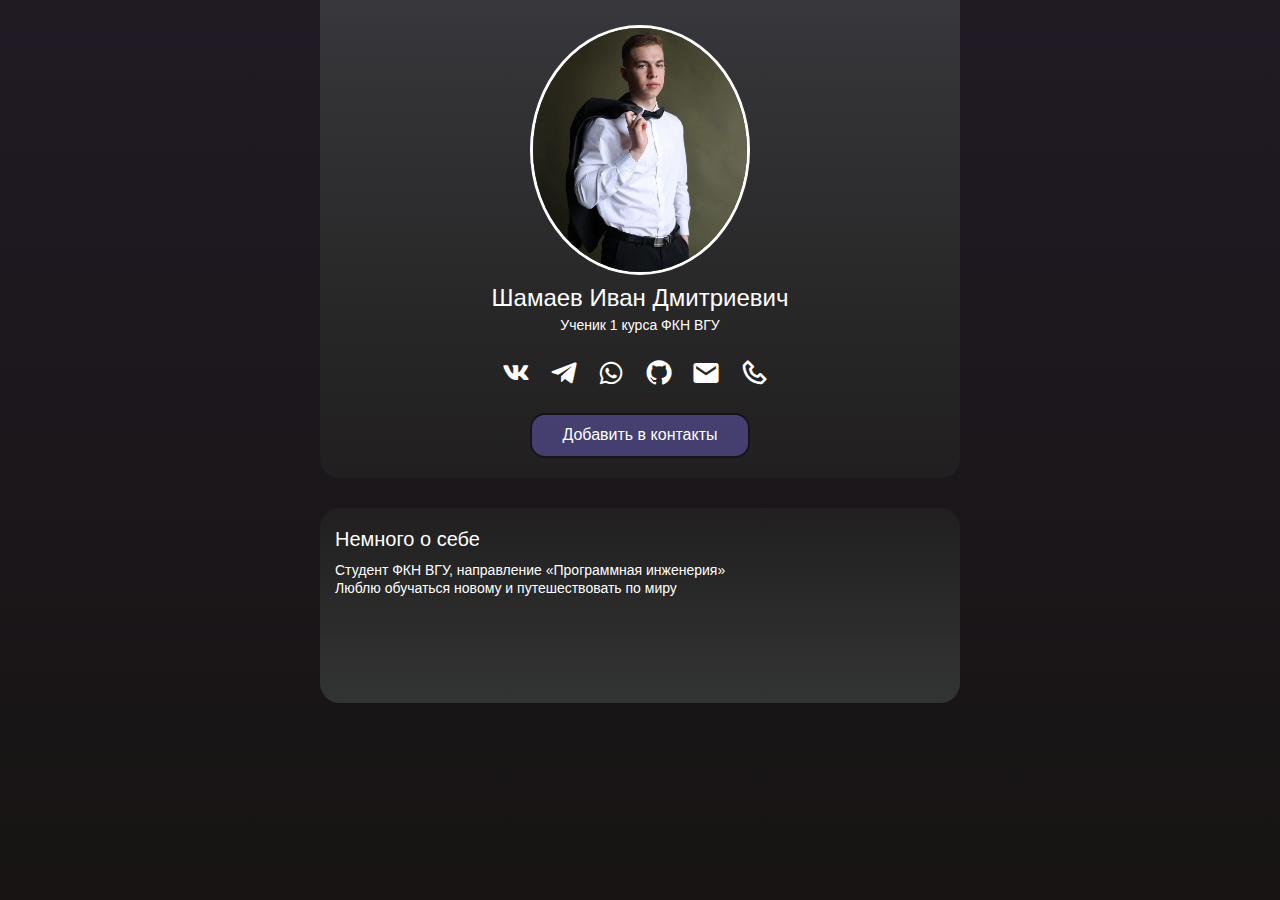
<file: index.html>
<!DOCTYPE html>
<html lang="en">

<head>
  <meta charset="UTF-8">
  <meta name="viewport" content="width=device-width, initial-scale=1.0">
  <title>Шамаев Иван</title>

    <link rel="stylesheet" href="https://fonts.googleapis.com/css2?family=Montserrat:wght@300;400;500;600;700&display=swap">
    <link rel="stylesheet" href="https://cdn.jsdelivr.net/npm/boxicons@latest/css/boxicons.min.css">
    <link rel="icon" href="img/unnamed.jpg">
    <link rel="stylesheet" href="css/style.css">
   
</head>
<body>
    <div class="main">
        <div class="first__block">
            <img src="img/2.jpg" alt="person" class="person">
            <p class="person__name">Шамаев Иван Дмитриевич</p>
            <p class="person__job">Ученик 1 курса ФКН ВГУ</p>
            <a class="hero__link" href="https://vk.com/ivann_sh" target="_blank">
                <i class='bx bxl-vk'></i>
            </a>
            <a class="hero__link" href="https://t.me/Ivan_Shamaev" target="_blank">
                <i class='bx bxl-telegram'></i>
            </a>
            <a class="hero__link" href="https://wa.me/qr/EKVAXDKB7CTII1" target="_blank">
                <i class='bx bxl-whatsapp'></i>
            </a>
            <a class="hero__link" href="https://github.com/1vanshh">
                <i class='bx bxl-github'></i>            </a>
            <a class="hero__link" href="mailto:shamaev.ivan2005@gmail.com">
                <i class='bx bxs-envelope'></i>
            </a>
            <a class="hero__link" href="tel: +79304042322">
                <i class='bx bx-phone'></i>
            </a>
            <a href="img/vcard.vcf" class="contactButton">Добавить в контакты</a>
        </div>
        <div class="second__block">
            <p class="qualities">Немного о себе</p>
            <p class="person__text">
                Студент ФКН ВГУ, направление «Программная инженерия» <br>
                Люблю обучаться новому и путешествовать по миру
                <br> <br> <br> <br> <br> <br>
            </p>
        </div>
    </div>

</body>

</html>
</file>
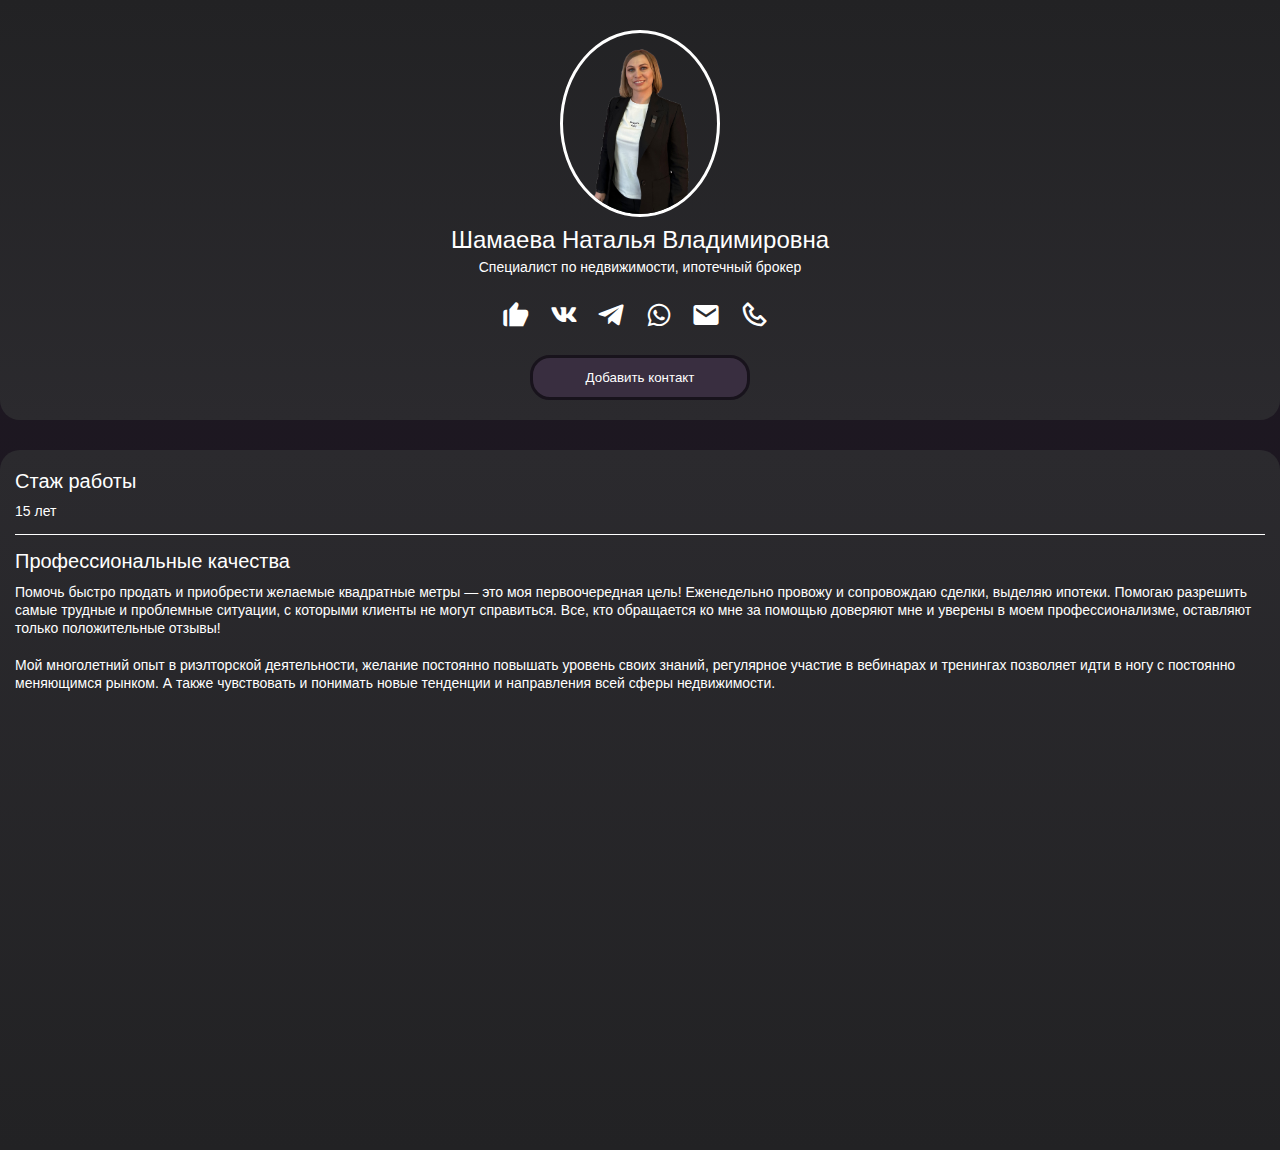
<file: docs/index.html>
<!DOCTYPE html>
<html lang="en">

<head>
  <meta charset="UTF-8">
  <meta name="viewport" content="width=device-width, initial-scale=1.0">
  <title>Шамаева Наталья</title>

  <!-- Подключаем шрифт -->
    <link rel="stylesheet" href="https://fonts.googleapis.com/css2?family=Montserrat:wght@300;400;500;600;700&display=swap">
  <!-- Подключаем иконки -->
  <link rel="stylesheet" href="https://cdn.jsdelivr.net/npm/boxicons@latest/css/boxicons.min.css">
  <!-- Подключаем файл со стилями -->
  <link rel="stylesheet" href="css/style.css">
   
</head>
<body>
    <div class="main">
        <div class="first__block">
            <img src="img/photo.png" width="885" height="1035" alt="person">
            <p class="person__name">Шамаева Наталья Владимировна</p>
            <p class="person__job">Специалист по недвижимости, ипотечный брокер</p>
            <a class="hero__link" href="https://clck.ru/35gQfk">
                <i class='bx bxs-like'></i>
            </a>
            <a class="hero__link" href="https://vk.com/id440353762">
                <i class='bx bxl-vk'></i>
            </a>
            <a class="hero__link" href="https://t.me/+79204091422">
                <i class='bx bxl-telegram'></i>
            </a>
            <a class="hero__link" href="https://wa.me/qr/YXZ6X26RO46XH1">
                <i class='bx bxl-whatsapp'></i>
            </a>
            <a class="hero__link" href="mailto:schamaeva.nat@yandex.ru">
                <i class='bx bxs-envelope'></i>
            </a>
            <a class="hero__link" href="tel: +79204091422">
                <i class='bx bx-phone'></i>
            </a>
            <button id="contactButton" class="contactButton">Добавить контакт</button>
        </div>
        <div class="second__block">
            <p class="job__year">Стаж работы</p>
            <p class="years">15 лет</p>
            <p class="line"></p>
            <p class="qualities">Профессиональные качества</p>
            <p class="person__text">Помочь быстро продать и приобрести желаемые квадратные метры — это моя первоочередная цель! Еженедельно провожу и сопровождаю сделки, выделяю ипотеки. Помогаю разрешить самые трудные и проблемные ситуации, с которыми клиенты не могут справиться. Все, кто обращается ко мне за помощью доверяют мне и уверены в моем профессионализме, оставляют только положительные отзывы!
                <br><br>Мой многолетний опыт в риэлторской деятельности, желание постоянно повышать уровень своих знаний, регулярное участие в вебинарах и тренингах позволяет идти в ногу с постоянно меняющимся рынком. А также чувствовать и понимать новые тенденции и направления всей сферы недвижимости.
            </p>
        </div>
    </div>
    <script>
        var contactButton = document.getElementById('contactButton');
    
        contactButton.addEventListener('click', function() {
            var contactName = 'Шамаева Наталья';  // Имя контакта
            var phoneNumber = '+79204091422';
    
            var vcfContent = 'BEGIN:VCARD\n' +
                             'VERSION:3.0\n' +
                             'FN:' + "Шамаева Наталья" + '\n' +
                             'TEL:' + +79204091422 + '\n' +
                             'END:VCARD';
    
            var blob = new Blob([vcfContent], { type: 'text/vcard;charset=utf-8' });
    
            var downloadLink = document.createElement('a');
            downloadLink.href = window.URL.createObjectURL(blob);
            downloadLink.download = 'contact.vcf';
            
            document.body.appendChild(downloadLink);
            downloadLink.click();
            
            document.body.removeChild(downloadLink);
        });
    </script>
</body>

</html>
</file>
<file: css/style.css>
* {
  margin: 0;
  padding: 0;
  box-sizing: border-box;
}
html {
  overscroll-behavior-y: none;
  position: relative;
  min-height: 100vh;
  margin: 0;
  padding: 0;
  background: linear-gradient(to bottom, #201a24, #171413);
  color: #ffffff;
}
.main{
  height: 100%;
  max-height: 100%;
  margin: 0;
  display: flex;
  flex-direction: column;
  align-items: center;
  justify-content: center;
}

.first__block{
  position: relative;
  padding-top: 25px;
  height: auto;
  width: 50%;
  border-radius: 0 0 20px 20px;
  margin-bottom: 30px;
  background: linear-gradient(to bottom, rgba(109, 124, 117, 0.3), #211f1f);
  text-align: center;
  justify-content: center;
}

.second__block{
  position: relative;
  height: 100%;
  width: 50%;
  border-radius: 20px 20px 20px 20px;
  background: linear-gradient(to bottom, #211f1f, rgba(109, 124, 117, 0.3));
  padding: 5px 15px 15px 15px;
}

.contactButton,
.contactButton a {
  font-family: 'Jost', sans-serif;
  text-decoration: none;
  height: 45px;
  width: 60vw;
  max-width: 220px;
  display: block;
  background-color: rgba(100, 91, 182, 0.53);
  color: #fff;
  margin: 20px auto;
  border-radius: 15px;
  border: 2px solid #18131c;
  text-align: center;
  line-height: 40px;
}

.contactButton a {
  display: inline-block;
  width: 100%;
  height: 100%;
}

.person__name{
  margin-top: 5px;
  margin-bottom: 5px;
  font-family: 'Jost', sans-serif;
  font-size: 24px;
}

.person__job{
  font-family: 'Jost', sans-serif;
  font-size: 14px;
  margin-bottom: 25px;
}

.person{
  width: 220px;
  height: 250px;
  object-fit: cover;
  border-radius: 50%;
  border: 3px solid #ffffff;
}

.hero__links {
  display: flex;
}

.hero__link {
  margin-right: 10px;
  font-size: 30px;
  color: #ffffff;
  transition: color 0.3s;
  text-decoration: none;
}

.contactButton:hover{
  background-color: deepskyblue;
}

.hero__link:hover {
  color: deepskyblue;
}

.qualities{
  font-family: 'Jost', sans-serif;
  font-size: 20px;
  padding-bottom: 10px;
  padding-top: 15px;
}

.person__text{
  font-family: 'Jost', sans-serif;
  font-size: 14px;
  line-height: 130%;
}

@media only screen and (max-width: 1200px) {
  .second__block,
  .first__block{
    width: 100%;
  }
  .second__block{
    border-radius: 20px 20px 0 0;
  }
}
</file>
<file: docs/css/style.css>
* {
  margin: 0;
  padding: 0;
  box-sizing: border-box;
}
html, body {
  overscroll-behavior-y: none;
  margin: 0;
  padding: 0;
  background: linear-gradient(to bottom, #201a24, #18131c);
  color: #ffffff;
}
.main{
  height: 100%;
  margin: 0;
  display: flex;
  flex-direction: column;
  align-items: center;
  justify-content: center;
}

.first__block{
  padding-top: 30px;
  height: 420px;
  width: 100%;
  border-radius: 0 0 20px 20px;
  margin-bottom: 30px;
  background: linear-gradient(to bottom,  #222224, #2b2a2e);
  text-align: center;
  justify-content: center;
}

.second__block{
  position: relative;
  height: 700px;
  width: 100%;
  border-radius: 20px 20px 0 0;
  background: linear-gradient(to bottom, #2b2a2e, #222224);
  padding: 20px 15px 15px 15px;
}

.contactButton {
  height: 45px;
  width: 220px;
  display: block;
  background-color: #392e40; 
  color: #fff;
  margin: 20px auto;
  border-radius: 20px;
  border: 3px solid #18131c;
}

.person__name{
  margin-top: 5px;
  margin-bottom: 5px;
  font-family: 'Jost', sans-serif;
  font-size: 24px;
}

.person__job{
  font-family: 'Jost', sans-serif;
  font-size: 14px;
  margin-bottom: 25px;
}

img{
  width: 160px;
  height: 187px;
  object-fit: cover;
  border-radius: 50%;
  border: 3px solid #ffffff;
}
.hero__links {
  display: flex;
}

.hero__link {
  margin-right: 10px;
  font-size: 30px;
  color: #ffffff;
  transition: color 0.3s;
  text-decoration: none;
}

.hero__link:hover {
  color: deepskyblue ;
}

.job__year{
  font-family: 'Jost', sans-serif;
  font-size: 20px;
  padding-bottom: 10px;
}

.qualities{
  font-family: 'Jost', sans-serif;
  font-size: 20px;
  padding-bottom: 10px;
  padding-top: 15px;
}

.years{
  font-family: 'Jost', sans-serif;
  font-size: 14px;
  padding-bottom: 15px;
}
.person__text{
  font-family: 'Jost', sans-serif;
  font-size: 14px;
  line-height: 130%;
}

.line{
  border-bottom: 1px #ffffff solid;
}
</file>
